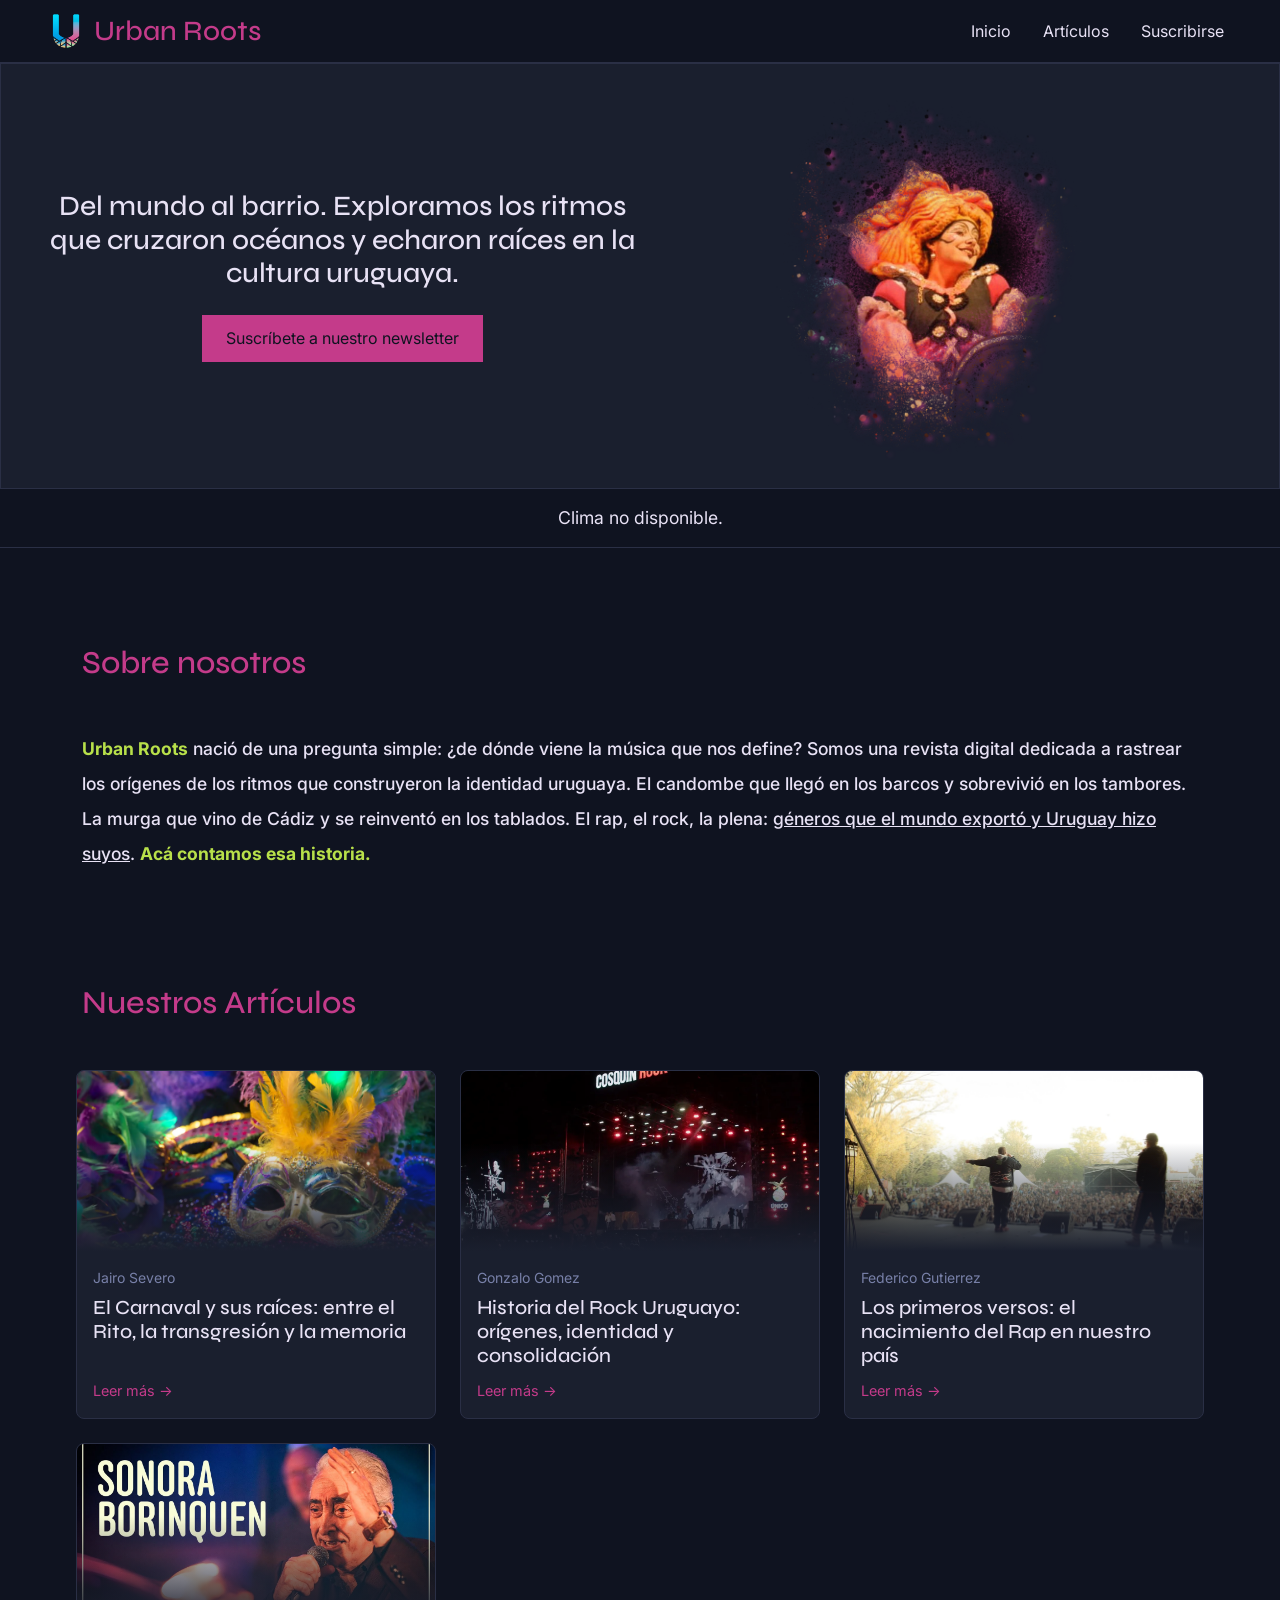
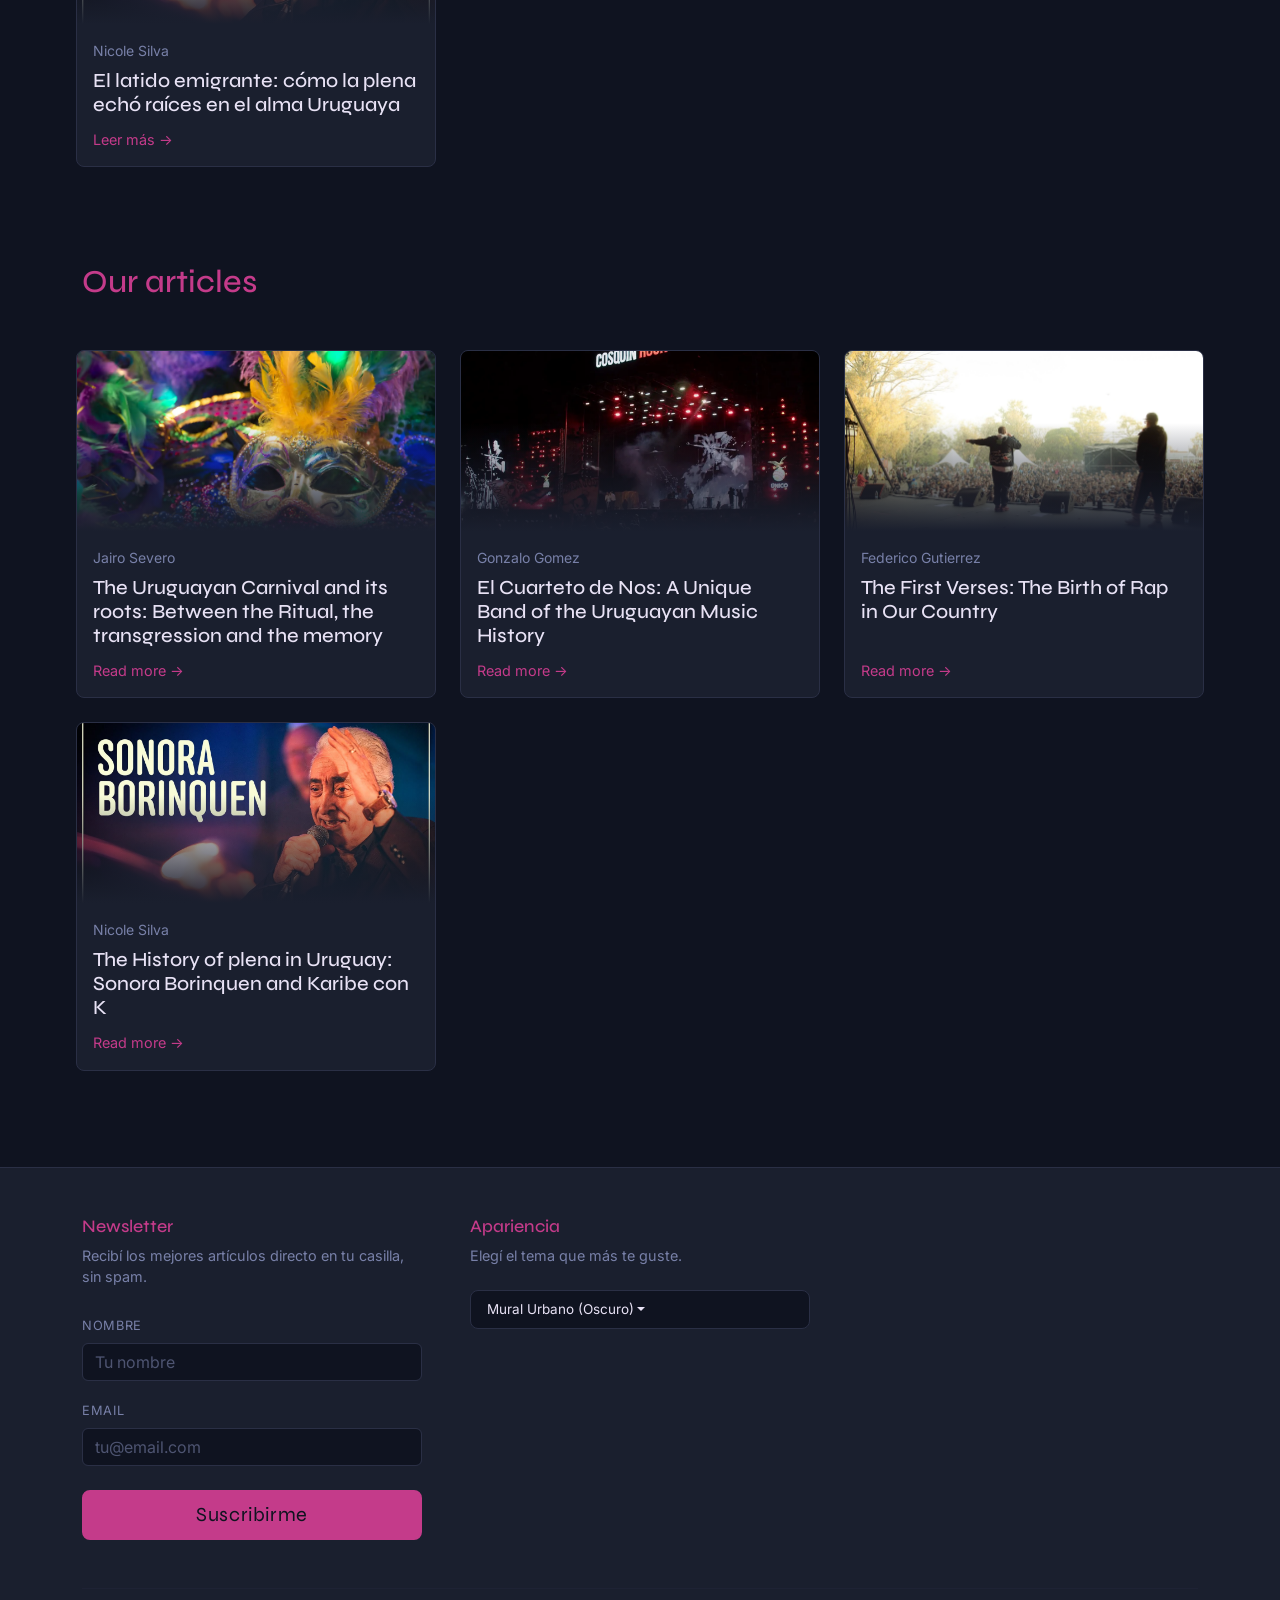
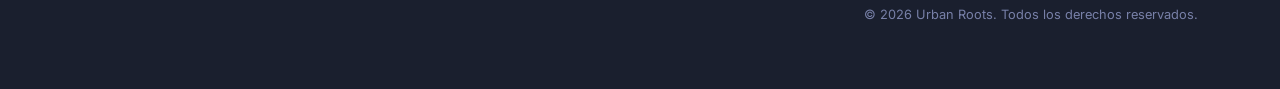
<file: index.html>
<!doctype html>
<html lang="en">
  <head>
    <meta charset="UTF-8" />
    <meta name="viewport" content="width=device-width, initial-scale=1.0" />

    <link href="https://cdn.jsdelivr.net/npm/bootstrap@5.3.8/dist/css/bootstrap.min.css" rel="stylesheet" integrity="sha384-sRIl4kxILFvY47J16cr9ZwB07vP4J8+LH7qKQnuqkuIAvNWLzeN8tE5YBujZqJLB" crossorigin="anonymous" />

    <link rel="stylesheet" href="css/global.css" />
    <link rel="stylesheet" href="css/index.css" />

    <script src="./js/global.js"></script>
    <script src="./js/index.js"></script>

    <link rel="icon" type="image/png" sizes="32x32" href="img/favicon-32x32.png" />
    <link rel="icon" type="image/png" sizes="16x16" href="img/favicon-16x16.png" />
    <title>Urban Roots - Inicio</title>
  </head>
  <body>
    <!-- Div vacío para enviar al inicio de la página-->
    <div id="inicio"></div>
    <!-- Header -->
    <header>
      <nav class="navbar navbar-expand-md px-5">
        <!-- Logo + Texto -->
        <div class="navbar-brand logo">
          <img src="img/logo.png" alt="Logo" />
          <h3>Urban Roots</h3>
        </div>

        <!-- Hamburguesa (tablet/mobile) -->
        <button class="navbar-toggler" type="button" data-bs-toggle="collapse" data-bs-target="#menu" aria-controls="menu" aria-expanded="false" aria-label="Abrir menú">
          <span class="navbar-toggler-icon"></span>
        </button>

        <!-- Menú -->
        <div class="collapse navbar-collapse" id="menu">
          <ul class="navbar-nav ms-auto gap-3">
            <li class="nav-item">
              <a class="nav-link" href="#inicio">Inicio</a>
            </li>
            <li class="nav-item">
              <a class="nav-link" href="#articulos">Artículos</a>
            </li>
            <li class="nav-item">
              <a class="nav-link" href="#sub-form">Suscribirse</a>
            </li>
          </ul>
        </div>
      </nav>
    </header>

    <main>
      <!-- Hero section-->
      <section class="hero">
        <div class="container-fluid">
          <div class="row g-0 mx-0 align-items-center">
            <!-- Texto + Botón -->
            <div class="hero-text col-12 col-md-6">
              <h3>Del mundo al barrio. Exploramos los ritmos que cruzaron océanos y echaron raíces en la cultura uruguaya.</h3>
              <a href="#sub-form">Suscríbete a nuestro newsletter</a>
            </div>
            <!-- Carrusel -->
            <div class="col-12 col-md-6">
              <div class="img-shadow">
                <div class="img-mask">
                  <img id="heroImg" src="./img/carrousel-0.png" alt="Carnaval, Graffiti, Cultura" />
                </div>
              </div>
            </div>
          </div>
        </div>
      </section>

      <!-- Clima -->
      <section class="clima py-3">
        <div class="container">
          <div id="clima" class="text-center">
            <p class="mb-0">Cargando clima...</p>
          </div>
        </div>
      </section>

      <!-- Sobre nosotros -->
      <section class="py-5 mt-5">
        <div class="container">
          <h2 class="title text-left mb-5">Sobre nosotros</h2>
          <p class="fw-medium lh-lg">
            <strong>Urban Roots</strong> nació de una pregunta simple: ¿de dónde viene la música que nos define? Somos una revista digital dedicada a rastrear los orígenes de los ritmos que construyeron la identidad uruguaya. El candombe que llegó en los barcos y sobrevivió en los tambores. La murga
            que vino de Cádiz y se reinventó en los tablados. El rap, el rock, la plena: <u>géneros que el mundo exportó y Uruguay hizo suyos</u>.
            <strong>Acá contamos esa historia.</strong>
          </p>
        </div>
      </section>

      <!-- Nuestros artículos -->
      <section class="articulos py-5" id="articulos">
        <div class="container">
          <h2 class="title text-left mb-5">Nuestros Artículos</h2>
        </div>
        <div class="articulos-grid">
          <!-- Artículo 1 -->
          <div class="card">
            <div class="card-img-wrapper">
              <img src="img/articulo-1.png" alt="Artículo 1" />
            </div>
            <div class="card-body">
              <small>Jairo Severo</small>
              <h5 class="card-title">El Carnaval y sus raíces: entre el Rito, la transgresión y la memoria</h5>
              <a href="articulo.html?id=1" class="card-link">Leer más →</a>
            </div>
          </div>
          <!-- Artículo 2 -->
          <div class="card">
            <div class="card-img-wrapper">
              <img src="img/articulo-2.png" alt="Artículo 2" />
            </div>
            <div class="card-body">
              <small>Gonzalo Gomez</small>
              <h5 class="card-title">Historia del Rock Uruguayo: orígenes, identidad y consolidación</h5>
              <a href="articulo.html?id=2" class="card-link">Leer más →</a>
            </div>
          </div>
          <!-- Artículo 3 -->
          <div class="card">
            <div class="card-img-wrapper">
              <img src="img/articulo-3.png" alt="Artículo 3" />
            </div>
            <div class="card-body">
              <small>Federico Gutierrez</small>
              <h5 class="card-title">Los primeros versos: el nacimiento del Rap en nuestro país</h5>
              <a href="articulo.html?id=3" class="card-link">Leer más →</a>
            </div>
          </div>
          <!-- Artículo 4 -->
          <div class="card">
            <div class="card-img-wrapper">
              <img src="img/articulo-4.png" alt="Artículo 4" />
            </div>
            <div class="card-body">
              <small>Nicole Silva</small>
              <h5 class="card-title">El latido emigrante: cómo la plena echó raíces en el alma Uruguaya</h5>
              <a href="articulo.html?id=4" class="card-link">Leer más →</a>
            </div>
          </div>
        </div>
      </section>

      <!-- Nuestros artículos (en inglés) -->
      <section class="articulos py-5 mb-5" id="articulos">
        <div class="container">
          <h2 class="title text-left mb-5">Our articles</h2>
        </div>
        <div class="articulos-grid">
          <!-- Artículo 1 -->
          <div class="card">
            <div class="card-img-wrapper">
              <img src="img/articulo-1.png" alt="Artículo 1" />
            </div>
            <div class="card-body">
              <small>Jairo Severo</small>
              <h5 class="card-title">The Uruguayan Carnival and its roots: Between the Ritual, the transgression and the memory</h5>
              <a href="article.html?id=1" class="card-link">Read more →</a>
            </div>
          </div>
          <!-- Artículo 2 -->
          <div class="card">
            <div class="card-img-wrapper">
              <img src="img/articulo-2.png" alt="Artículo 2" />
            </div>
            <div class="card-body">
              <small>Gonzalo Gomez</small>
              <h5 class="card-title">El Cuarteto de Nos: A Unique Band of the Uruguayan Music History</h5>
              <a href="article.html?id=2" class="card-link">Read more →</a>
            </div>
          </div>
          <!-- Artículo 3 -->
          <div class="card">
            <div class="card-img-wrapper">
              <img src="img/articulo-3.png" alt="Artículo 3" />
            </div>
            <div class="card-body">
              <small>Federico Gutierrez</small>
              <h5 class="card-title">The First Verses: The Birth of Rap in Our Country</h5>
              <a href="article.html?id=3" class="card-link">Read more →</a>
            </div>
          </div>
          <!-- Artículo 4 -->
          <div class="card">
            <div class="card-img-wrapper">
              <img src="img/articulo-4.png" alt="Artículo 4" />
            </div>
            <div class="card-body">
              <small>Nicole Silva</small>
              <h5 class="card-title">The History of plena in Uruguay: Sonora Borinquen and Karibe con K</h5>
              <a href="article.html?id=4" class="card-link">Read more →</a>
            </div>
          </div>
        </div>
      </section>
    </main>

    <!-- Footer -->
    <footer class="py-5">
      <div class="container">
        <div class="row g-5">
          <!-- Columna 1: Newsletter -->
          <div class="col-12 col-md-4" id="sub-form">
            <h2 class="title footer-col-title mb-2">Newsletter</h2>
            <p class="footer-muted mb-4">Recibí los mejores artículos directo en tu casilla, sin spam.</p>
            <div id="alertaNewsletter" class="mb-3"></div>
            <form id="formNewsletter" novalidate>
              <div class="mb-3">
                <label for="subNombre" class="form-label">Nombre</label>
                <input type="text" id="subNombre" name="subNombre" class="form-control" placeholder="Tu nombre" />
              </div>
              <div class="mb-4">
                <label for="subEmail" class="form-label">Email</label>
                <input type="email" id="subEmail" name="subEmail" class="form-control" placeholder="tu@email.com" />
              </div>
              <div class="d-grid">
                <button type="submit" class="btn btn-lg" id="btnSuscribir">Suscribirme</button>
              </div>
            </form>
          </div>
          <!-- Columna 2: Selector de tema -->
          <div class="col-12 col-md-4">
            <h2 class="title footer-col-title mb-2">Apariencia</h2>
            <p class="footer-muted mb-4">Elegí el tema que más te guste.</p>
            <div class="dropdown">
              <button class="btn btn-lg w-100 dropdown-toggle" id="dropdownTema" data-bs-toggle="dropdown" aria-expanded="false">Tema actual</button>
              <ul class="dropdown-menu w-100" aria-labelledby="dropdownTema">
                <li><h6 class="dropdown-header">Mural Urbano</h6></li>
                <li>
                  <a class="dropdown-item" href="#" data-tema="mural-dark">Oscuro</a>
                </li>
                <li>
                  <a class="dropdown-item" href="#" data-tema="mural-light">Claro</a>
                </li>
                <li><hr class="dropdown-divider" /></li>
                <li><h6 class="dropdown-header">Crepúsculo Rioplatense</h6></li>
                <li>
                  <a class="dropdown-item" href="#" data-tema="crepusculo-dark">Oscuro</a>
                </li>
                <li>
                  <a class="dropdown-item" href="#" data-tema="crepusculo-light">Claro</a>
                </li>
              </ul>
            </div>
          </div>
        </div>
        <hr class="footer-divider mt-5" />
        <p class="footer-copyright mt-3">© 2026 Urban Roots. Todos los derechos reservados.</p>
      </div>
    </footer>
  </body>

  <script src="https://cdn.jsdelivr.net/npm/bootstrap@5.3.8/dist/js/bootstrap.bundle.min.js"></script>
</html>
</file>
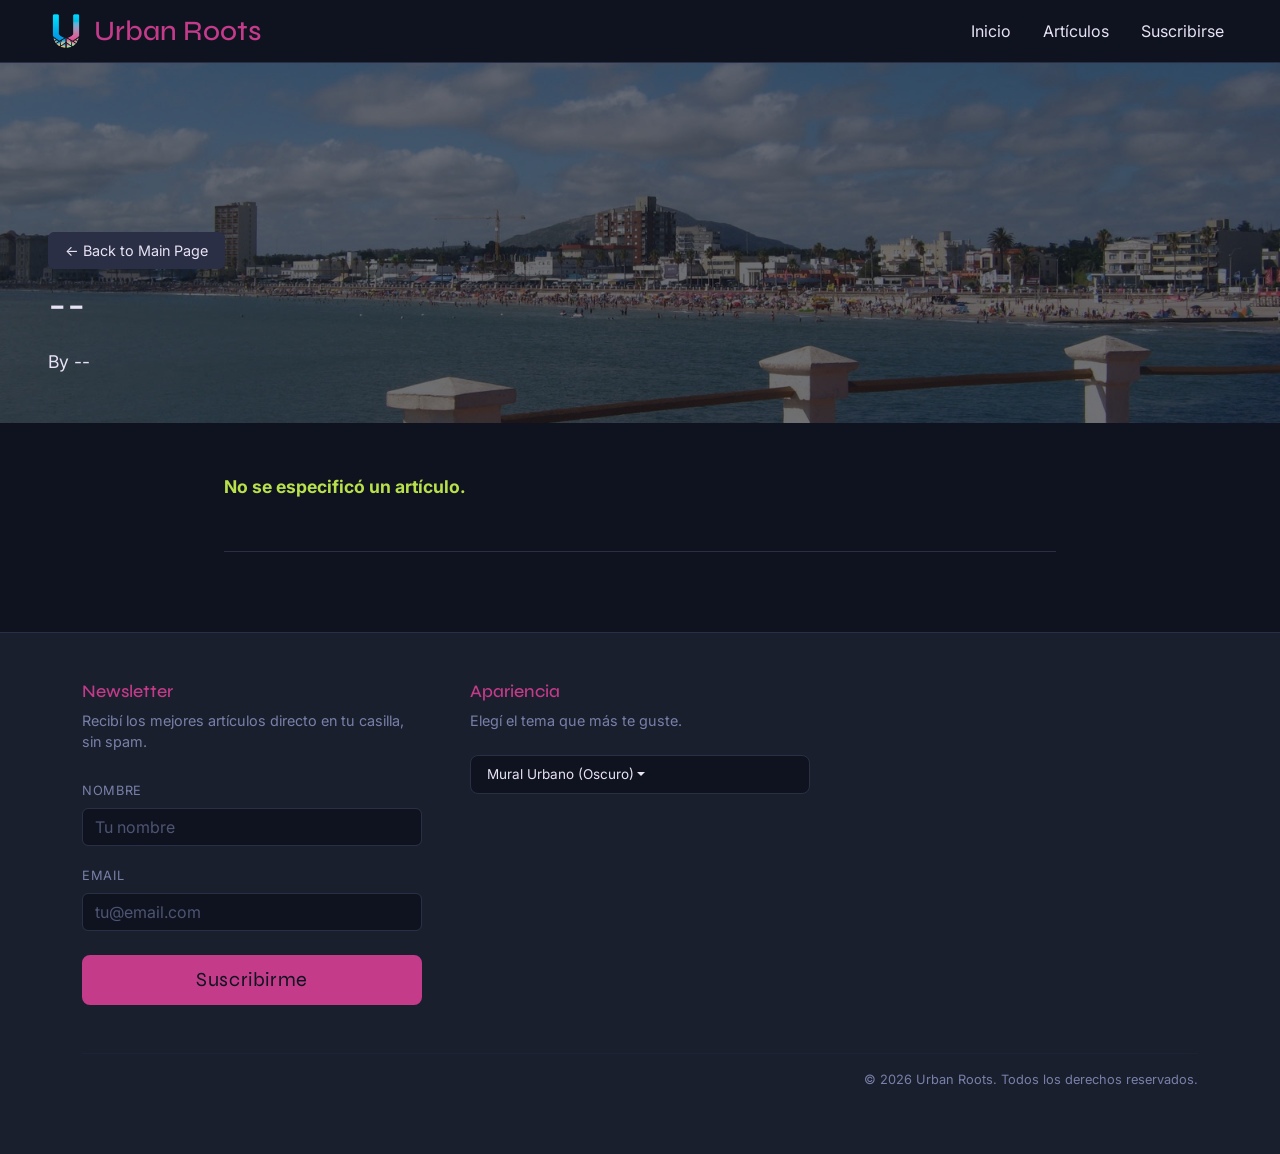
<file: article.html>
<!doctype html>
<html lang="en">
  <head>
    <meta charset="UTF-8" />
    <meta name="viewport" content="width=device-width, initial-scale=1.0" />

    <link href="https://cdn.jsdelivr.net/npm/bootstrap@5.3.8/dist/css/bootstrap.min.css" rel="stylesheet" integrity="sha384-sRIl4kxILFvY47J16cr9ZwB07vP4J8+LH7qKQnuqkuIAvNWLzeN8tE5YBujZqJLB" crossorigin="anonymous" />

    <link rel="stylesheet" href="css/global.css" />
    <link rel="stylesheet" href="css/article.css" />

    <script src="./js/global.js"></script>
    <script src="./js/article-en.js"></script>

    <link rel="icon" type="image/png" sizes="32x32" href="img/favicon-32x32.png">
    <link rel="icon" type="image/png" sizes="16x16" href="img/favicon-16x16.png">
    <title>Urban Roots - Article</title>
  </head>
  <body>
    <!-- Header -->
    <header>
      <nav class="navbar navbar-expand-md px-5">
        <!-- Logo + Texto -->
        <div class="navbar-brand logo">
          <img src="img/logo.png" alt="Logo" />
          <h3>Urban Roots</h3>
        </div>

        <!-- Hamburguesa (tablet/mobile) -->
        <button class="navbar-toggler" type="button" data-bs-toggle="collapse" data-bs-target="#menu" aria-controls="menu" aria-expanded="false" aria-label="Abrir menú">
          <span class="navbar-toggler-icon"></span>
        </button>

        <!-- Menú -->
        <div class="collapse navbar-collapse" id="menu">
          <ul class="navbar-nav ms-auto gap-3">
            <li class="nav-item">
              <a class="nav-link" href="index.html">Inicio</a>
            </li>
            <li class="nav-item">
              <a class="nav-link" href="index.html#articulos">Artículos</a>
            </li>
            <li class="nav-item">
              <a class="nav-link" href="#sub-form">Suscribirse</a>
            </li>
          </ul>
        </div>
      </nav>
    </header>

    <!-- Banner -->
    <section class="article-banner" id="article-banner">
      <div class="article-banner-overlay"></div>
      <div class="article-banner-content">
        <a href="index.html" class="btn-volver">← Back to Main Page</a>
        <h1 id="article-titulo">--</h1>
        <p id="article-autor">By --</p>
      </div>
    </section>

    <!-- Cuerpo del artículo -->
    <article class="article-body">
      <div id="article-cuerpo">
        <!-- Lo inyecta el backend -->
      </div>
    </article>

    <!-- Sobre el autor -->
    <section class="sobre-autor">
      <p id="sobre-el-autor"></p>
    </section>

    <!-- Footer -->
    <footer class="py-5">
      <div class="container">
        <div class="row g-5">
          <!-- Columna 1: Newsletter -->
          <div class="col-12 col-md-4" id="sub-form">
            <h2 class="title footer-col-title mb-2">Newsletter</h2>
            <p class="footer-muted mb-4">Recibí los mejores artículos directo en tu casilla, sin spam.</p>
            <div id="alertaNewsletter" class="mb-3"></div>
            <form id="formNewsletter" novalidate>
              <div class="mb-3">
                <label for="subNombre" class="form-label">Nombre</label>
                <input type="text" id="subNombre" name="subNombre" class="form-control" placeholder="Tu nombre" />
              </div>
              <div class="mb-4">
                <label for="subEmail" class="form-label">Email</label>
                <input type="email" id="subEmail" name="subEmail" class="form-control" placeholder="tu@email.com" />
              </div>
              <div class="d-grid">
                <button type="submit" class="btn btn-lg" id="btnSuscribir">Suscribirme</button>
              </div>
            </form>
          </div>
          <!-- Columna 2: Selector de tema -->
          <div class="col-12 col-md-4">
            <h2 class="title footer-col-title mb-2">Apariencia</h2>
            <p class="footer-muted mb-4">Elegí el tema que más te guste.</p>
            <div class="dropdown">
              <button class="btn btn-lg w-100 dropdown-toggle" id="dropdownTema" data-bs-toggle="dropdown" aria-expanded="false">Tema actual</button>
              <ul class="dropdown-menu w-100" aria-labelledby="dropdownTema">
                <li><h6 class="dropdown-header">Mural Urbano</h6></li>
                <li>
                  <a class="dropdown-item" href="#" data-tema="mural-dark">Oscuro</a>
                </li>
                <li>
                  <a class="dropdown-item" href="#" data-tema="mural-light">Claro</a>
                </li>
                <li><hr class="dropdown-divider" /></li>
                <li><h6 class="dropdown-header">Crepúsculo Rioplatense</h6></li>
                <li>
                  <a class="dropdown-item" href="#" data-tema="crepusculo-dark">Oscuro</a>
                </li>
                <li>
                  <a class="dropdown-item" href="#" data-tema="crepusculo-light">Claro</a>
                </li>
              </ul>
            </div>
          </div>
        </div>
        <hr class="footer-divider mt-5" />
        <p class="footer-copyright mt-3">© 2026 Urban Roots. Todos los derechos reservados.</p>
      </div>
    </footer>

    <script src="https://cdn.jsdelivr.net/npm/bootstrap@5.3.8/dist/js/bootstrap.bundle.min.js"></script>
  </body>
</html>
</file>
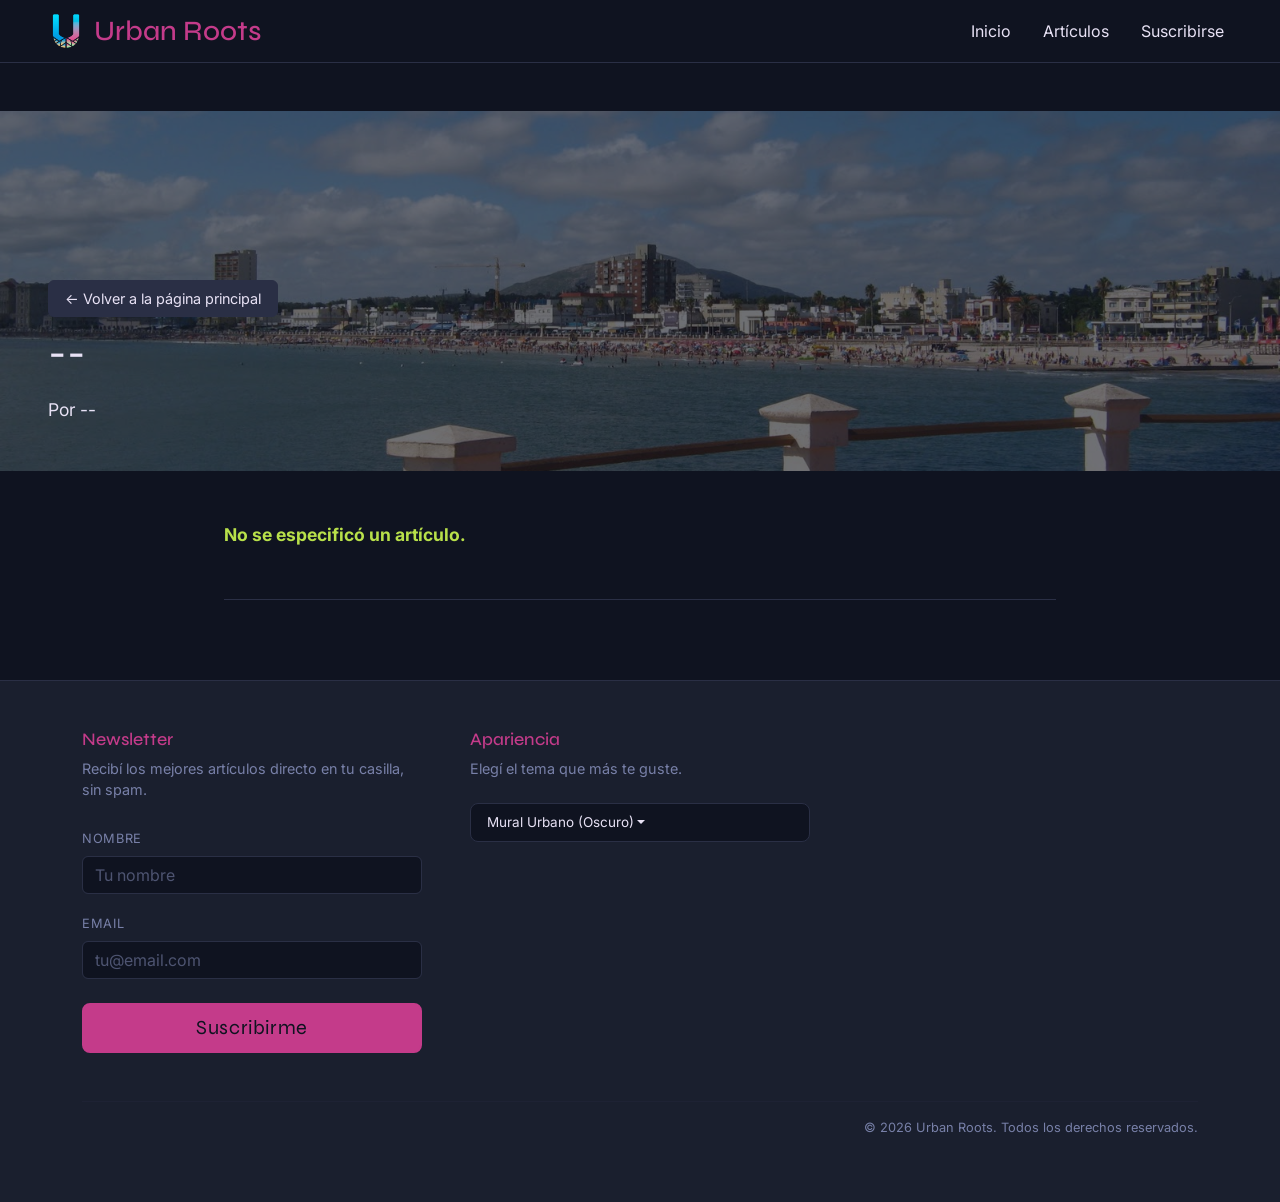
<file: articulo.html>
<!doctype html>
<html lang="en">
  <head>
    <meta charset="UTF-8" />
    <meta name="viewport" content="width=device-width, initial-scale=1.0" />

    <link href="https://cdn.jsdelivr.net/npm/bootstrap@5.3.8/dist/css/bootstrap.min.css" rel="stylesheet" integrity="sha384-sRIl4kxILFvY47J16cr9ZwB07vP4J8+LH7qKQnuqkuIAvNWLzeN8tE5YBujZqJLB" crossorigin="anonymous" />

    <link rel="stylesheet" href="css/global.css" />
    <link rel="stylesheet" href="css/article.css" />

    <script src="./js/global.js"></script>
    <script src="./js/article.js"></script>

    <link rel="icon" type="image/png" sizes="32x32" href="img/favicon-32x32.png" />
    <link rel="icon" type="image/png" sizes="16x16" href="img/favicon-16x16.png" />
    <title>Urban Roots - Artículo</title>
  </head>
  <body>
    <!-- Header -->
    <header>
      <nav class="navbar navbar-expand-md px-5">
        <!-- Logo + Texto -->
        <div class="navbar-brand logo">
          <img src="img/logo.png" alt="Logo" />
          <h3>Urban Roots</h3>
        </div>

        <!-- Hamburguesa (tablet/mobile) -->
        <button class="navbar-toggler" type="button" data-bs-toggle="collapse" data-bs-target="#menu" aria-controls="menu" aria-expanded="false" aria-label="Abrir menú">
          <span class="navbar-toggler-icon"></span>
        </button>

        <!-- Menú -->
        <div class="collapse navbar-collapse" id="menu">
          <ul class="navbar-nav ms-auto gap-3">
            <li class="nav-item">
              <a class="nav-link" href="index.html">Inicio</a>
            </li>
            <li class="nav-item">
              <a class="nav-link" href="index.html#articulos">Artículos</a>
            </li>
            <li class="nav-item">
              <a class="nav-link" href="#sub-form">Suscribirse</a>
            </li>
          </ul>
        </div>
      </nav>
    </header>

    <main>
      <!-- Banner -->
      <section class="article-banner mt-5" id="article-banner">
        <div class="article-banner-overlay"></div>
        <div class="article-banner-content">
          <a href="index.html" class="btn-volver">← Volver a la página principal</a>
          <h1 id="article-titulo">--</h1>
          <p id="article-autor">Por --</p>
        </div>
      </section>

      <!-- Cuerpo del artículo -->
      <article class="article-body">
        <div id="article-cuerpo">
          <!-- Lo inyecta el backend -->
        </div>
      </article>

      <!-- Sobre el autor -->
      <section class="sobre-autor mb-5">
        <p id="sobre-el-autor"></p>
      </section>
    </main>

    <!-- Footer -->
    <footer class="py-5">
      <div class="container">
        <div class="row g-5">
          <!-- Columna 1: Newsletter -->
          <div class="col-12 col-md-4" id="sub-form">
            <h2 class="title footer-col-title mb-2">Newsletter</h2>
            <p class="footer-muted mb-4">Recibí los mejores artículos directo en tu casilla, sin spam.</p>
            <div id="alertaNewsletter" class="mb-3"></div>
            <form id="formNewsletter" novalidate>
              <div class="mb-3">
                <label for="subNombre" class="form-label">Nombre</label>
                <input type="text" id="subNombre" name="subNombre" class="form-control" placeholder="Tu nombre" />
              </div>
              <div class="mb-4">
                <label for="subEmail" class="form-label">Email</label>
                <input type="email" id="subEmail" name="subEmail" class="form-control" placeholder="tu@email.com" />
              </div>
              <div class="d-grid">
                <button type="submit" class="btn btn-lg" id="btnSuscribir">Suscribirme</button>
              </div>
            </form>
          </div>
          <!-- Columna 2: Selector de tema -->
          <div class="col-12 col-md-4">
            <h2 class="title footer-col-title mb-2">Apariencia</h2>
            <p class="footer-muted mb-4">Elegí el tema que más te guste.</p>
            <div class="dropdown">
              <button class="btn btn-lg w-100 dropdown-toggle" id="dropdownTema" data-bs-toggle="dropdown" aria-expanded="false">Tema actual</button>
              <ul class="dropdown-menu w-100" aria-labelledby="dropdownTema">
                <li><h6 class="dropdown-header">Mural Urbano</h6></li>
                <li>
                  <a class="dropdown-item" href="#" data-tema="mural-dark">Oscuro</a>
                </li>
                <li>
                  <a class="dropdown-item" href="#" data-tema="mural-light">Claro</a>
                </li>
                <li><hr class="dropdown-divider" /></li>
                <li><h6 class="dropdown-header">Crepúsculo Rioplatense</h6></li>
                <li>
                  <a class="dropdown-item" href="#" data-tema="crepusculo-dark">Oscuro</a>
                </li>
                <li>
                  <a class="dropdown-item" href="#" data-tema="crepusculo-light">Claro</a>
                </li>
              </ul>
            </div>
          </div>
        </div>
        <hr class="footer-divider mt-5" />
        <p class="footer-copyright mt-3">© 2026 Urban Roots. Todos los derechos reservados.</p>
      </div>
    </footer>

    <script src="https://cdn.jsdelivr.net/npm/bootstrap@5.3.8/dist/js/bootstrap.bundle.min.js"></script>
  </body>
</html>
</file>
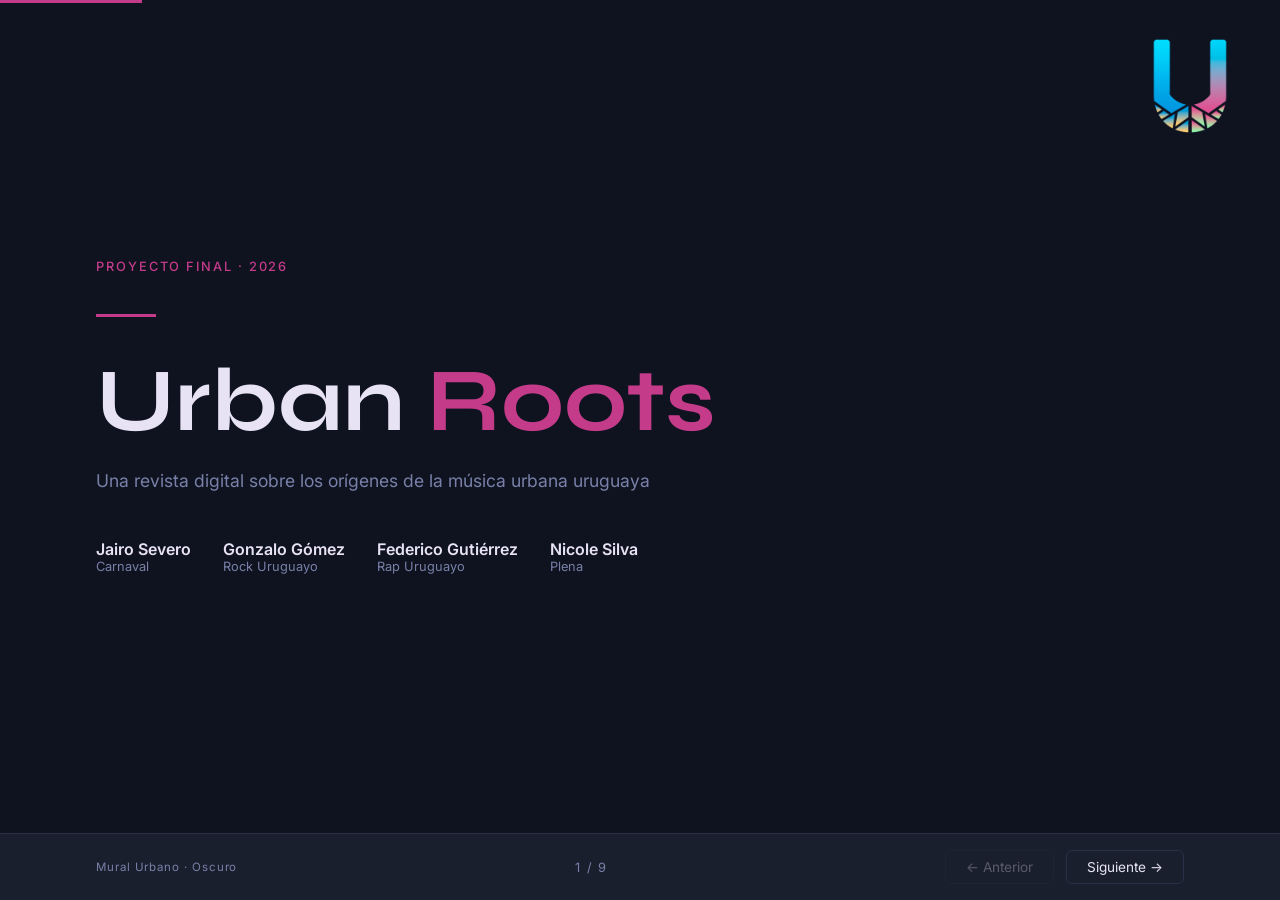
<file: presentacion.html>
<!doctype html>
<html lang="es">
  <head>
    <meta charset="UTF-8" />
    <meta name="viewport" content="width=device-width, initial-scale=1.0" />
    <title>Urban Roots — Presentación</title>
    <link rel="preconnect" href="https://fonts.googleapis.com" />
    <link href="https://fonts.googleapis.com/css2?family=Syne:wght@400;600;700;800&family=Inter:wght@300;400;500&family=Playfair+Display:ital,wght@0,700;1,400&display=swap" rel="stylesheet" />
    <style>
      :root {
        --transition-duration: 1.2s;
      }

      .theme-mural-dark {
        --bg: #0f1320;
        --surface: #1a1f2e;
        --border: #2a2f45;
        --accent1: #c43b8a;
        --accent2: #b8e04a;
        --text: #e8e2f5;
        --muted: #7880a8;
        --font-title: "Syne", sans-serif;
      }
      .theme-mural-light {
        --bg: #f4f2fa;
        --surface: #eceaf5;
        --border: #d5d0ec;
        --accent1: #8e1a6a;
        --accent2: #5a8000;
        --text: #0f1320;
        --muted: #505880;
        --font-title: "Syne", sans-serif;
      }
      .theme-crepusculo-dark {
        --bg: #1c2230;
        --surface: #2c3442;
        --border: #3c4860;
        --accent1: #5bbfde;
        --accent2: #d4a847;
        --text: #eef2f8;
        --muted: #7890b0;
        --font-title: "Playfair Display", serif;
      }
      .theme-crepusculo-light {
        --bg: #eef2f8;
        --surface: #e0e8f4;
        --border: #c0cedc;
        --accent1: #1a7a9c;
        --accent2: #9a7210;
        --text: #1c2230;
        --muted: #4a6080;
        --font-title: "Playfair Display", serif;
      }

      *,
      *::before,
      *::after {
        box-sizing: border-box;
        margin: 0;
        padding: 0;
      }
      html,
      body {
        width: 100%;
        height: 100%;
        overflow: hidden;
        font-family: "Inter", sans-serif;
      }

      #stage {
        width: 100vw;
        height: 100vh;
        background-color: var(--bg);
        color: var(--text);
        transition:
          background-color var(--transition-duration) ease,
          color var(--transition-duration) ease;
        display: flex;
        flex-direction: column;
        position: relative;
      }

      #progress {
        position: absolute;
        top: 0;
        left: 0;
        height: 3px;
        background: var(--accent1);
        transition:
          width 0.4s ease,
          background-color var(--transition-duration) ease;
        z-index: 10;
      }

      #slides-wrapper {
        flex: 1;
        position: relative;
        overflow: hidden;
      }

      .slide {
        position: absolute;
        inset: 0;
        display: flex;
        flex-direction: column;
        justify-content: center;
        padding: 4rem 6rem;
        opacity: 0;
        transform: translateX(60px);
        transition:
          opacity 0.5s ease,
          transform 0.5s ease;
        pointer-events: none;
      }
      .slide.active {
        opacity: 1;
        transform: translateX(0);
        pointer-events: all;
      }
      .slide.exit {
        opacity: 0;
        transform: translateX(-60px);
      }

      /* Portada */
      .slide-cover {
        align-items: flex-start;
        gap: 1rem;
      }
      .slide-cover .eyebrow {
        font-size: 0.8rem;
        font-weight: 500;
        letter-spacing: 0.15em;
        text-transform: uppercase;
        color: var(--accent1);
        transition: color var(--transition-duration) ease;
      }
      .slide-cover h1 {
        font-family: var(--font-title);
        font-size: clamp(3rem, 7vw, 6rem);
        font-weight: 700;
        line-height: 1;
        color: var(--text);
        transition:
          color var(--transition-duration) ease,
          font-family var(--transition-duration) ease;
      }
      .slide-cover h1 span {
        color: var(--accent1);
        transition: color var(--transition-duration) ease;
      }
      .slide-cover .subtitle {
        font-size: 1.1rem;
        color: var(--muted);
        margin-top: 0.5rem;
        transition: color var(--transition-duration) ease;
      }
      .slide-cover .team {
        margin-top: 2rem;
        display: flex;
        gap: 2rem;
        flex-wrap: wrap;
      }
      .slide-cover .team-member {
        display: flex;
        flex-direction: column;
      }
      .slide-cover .team-member span:first-child {
        font-weight: 600;
        font-size: 1rem;
        color: var(--text);
        transition: color var(--transition-duration) ease;
      }
      .slide-cover .team-member span:last-child {
        font-size: 0.8rem;
        color: var(--muted);
        transition: color var(--transition-duration) ease;
      }
      .slide-cover .divider {
        width: 60px;
        height: 3px;
        background: var(--accent1);
        margin: 1.5rem 0;
        transition: background-color var(--transition-duration) ease;
      }

      /* Contenido */
      .slide-content {
        gap: 0;
      }
      .slide-section-label {
        font-size: 0.72rem;
        font-weight: 600;
        letter-spacing: 0.18em;
        text-transform: uppercase;
        color: var(--accent1);
        margin-bottom: 1rem;
        transition: color var(--transition-duration) ease;
      }
      .slide-content h2 {
        font-family: var(--font-title);
        font-size: clamp(1.8rem, 4vw, 3rem);
        font-weight: 600;
        color: var(--text);
        line-height: 1.1;
        margin-bottom: 2rem;
        transition:
          color var(--transition-duration) ease,
          font-family var(--transition-duration) ease;
      }
      .slide-content h2 span {
        color: var(--accent1);
        transition: color var(--transition-duration) ease;
      }

      .bullets {
        list-style: none;
        display: flex;
        flex-direction: column;
        gap: 0.85rem;
      }
      .bullets li {
        display: flex;
        align-items: flex-start;
        gap: 0.75rem;
        font-size: clamp(0.9rem, 1.5vw, 1.05rem);
        color: var(--text);
        line-height: 1.5;
        transition: color var(--transition-duration) ease;
      }
      .bullets li::before {
        content: "";
        width: 7px;
        height: 6px;
        min-width: 6px;
        border-radius: 50%;
        background: var(--accent1);
        margin-top: 0.55em;
        transition: background-color var(--transition-duration) ease;
      }
      .bullets li strong {
        color: var(--accent2);
        transition: color var(--transition-duration) ease;
      }
      .bullets li .sub {
        display: block;
        font-size: 0.85em;
        color: var(--muted);
        margin-top: 0.2rem;
        transition: color var(--transition-duration) ease;
      }

      /* Grid artículos */
      .articles-grid {
        display: grid;
        grid-template-columns: repeat(2, 1fr);
        gap: 1.5rem;
        margin-top: 0.5rem;
      }
      .article-card {
        background: var(--surface);
        border: 1px solid var(--border);
        border-radius: 8px;
        padding: 1.25rem;
        transition:
          background-color var(--transition-duration) ease,
          border-color var(--transition-duration) ease;
      }
      .article-card .card-label {
        font-size: 0.7rem;
        text-transform: uppercase;
        letter-spacing: 0.12em;
        color: var(--accent1);
        margin-bottom: 0.4rem;
        transition: color var(--transition-duration) ease;
      }
      .article-card h4 {
        font-family: var(--font-title);
        font-size: 1rem;
        color: var(--text);
        margin-bottom: 0.4rem;
        line-height: 1.3;
        transition:
          color var(--transition-duration) ease,
          font-family var(--transition-duration) ease;
      }
      .article-card p {
        font-size: 0.8rem;
        color: var(--muted);
        line-height: 1.4;
        transition: color var(--transition-duration) ease;
      }

      /* Cierre */
      .slide-closing {
        align-items: center;
        text-align: center;
      }
      .slide-closing h2 {
        font-family: var(--font-title);
        font-size: clamp(2rem, 5vw, 4rem);
        font-weight: 600;
        color: var(--text);
        transition:
          color var(--transition-duration) ease,
          font-family var(--transition-duration) ease;
      }
      .slide-closing h2 .closing-word {
        transition:
          color 0.25s ease,
          font-family 0.25s ease;
      }
      .slide-closing h2 .closing-word:nth-child(-n + 2) {
        color: var(--text);
      }
      .slide-closing h2 .closing-word:nth-child(n + 3) {
        color: var(--accent1);
      }
      .slide-closing h2 span {
        color: var(--accent1);
        transition: color var(--transition-duration) ease;
      }
      .slide-closing p {
        font-size: 1.1rem;
        color: var(--muted);
        margin-top: 1rem;
        max-width: 500px;
        transition: color var(--transition-duration) ease;
      }

      /* Controls */
      #controls {
        display: flex;
        align-items: center;
        justify-content: space-between;
        padding: 1rem 6rem;
        border-top: 1px solid var(--border);
        background: var(--surface);
        transition:
          background-color var(--transition-duration) ease,
          border-color var(--transition-duration) ease;
      }
      .slide-counter {
        font-size: 0.8rem;
        color: var(--muted);
        letter-spacing: 0.1em;
        transition: color var(--transition-duration) ease;
      }
      .nav-buttons {
        display: flex;
        gap: 0.75rem;
      }
      .nav-btn {
        background: transparent;
        border: 1px solid var(--border);
        color: var(--text);
        padding: 0.5rem 1.25rem;
        border-radius: 6px;
        font-family: "Inter", sans-serif;
        font-size: 0.85rem;
        cursor: pointer;
        transition:
          border-color 0.2s ease,
          color 0.2s ease,
          background-color var(--transition-duration) ease;
      }
      .nav-btn:hover {
        border-color: var(--accent1);
        color: var(--accent1);
      }
      .nav-btn:disabled {
        opacity: 0.3;
        cursor: not-allowed;
      }
      .theme-indicator {
        font-size: 0.72rem;
        color: var(--muted);
        letter-spacing: 0.08em;
        transition: color var(--transition-duration) ease;
      }

      /* Ajuste puntual: que "Desafío 1:" y "Desafío 2:" no se partan */
      .slide-challenges .challenge-label {
        white-space: nowrap;
      }
      .slide-challenges .bullets li .sub {
        font-size: 0.8em;
      }

      /* Igual criterio para la diapositiva de diseño */
      .slide-design .design-label {
        white-space: nowrap;
      }
      .slide-design .bullets li .sub {
        font-size: 0.8em;
      }

      /* Logo flotante esquina */
      @keyframes levitar {
        0% {
          transform: translate(0px, 0px) rotate(-0.5deg);
        }
        30% {
          transform: translate(3px, -4px) rotate(0.3deg);
        }
        60% {
          transform: translate(-2px, -6px) rotate(-0.3deg);
        }
        100% {
          transform: translate(1px, -3px) rotate(0.5deg);
        }
      }

      #logo-flotante {
        position: fixed;
        top: 2.25rem;
        right: 2.5rem;
        width: 100px;
        height: 100px;
        object-fit: contain;
        z-index: 100;
        animation: levitar 4s ease-in-out infinite alternate;
        transition: opacity 0.4s ease;
        cursor: default;
        pointer-events: none;
      }

      /* Logo demo en diapo de recorrido */
      @keyframes flotar-demo {
        0% {
          transform: translateY(0px);
        }
        100% {
          transform: translateY(-12px);
        }
      }

      @keyframes pulso-glow {
        0% {
          filter: drop-shadow(0 0 0px transparent) drop-shadow(0 0 0px transparent);
        }
        50% {
          filter: drop-shadow(-5px 0 9px var(--glow-color, var(--accent1))) drop-shadow(6px 0 8px var(--glow-secondary-color, #d95793));
        }
        100% {
          filter: drop-shadow(0 0 0px transparent) drop-shadow(0 0 0px transparent);
        }
      }

      #logo-link {
        flex: 1;
        display: flex;
        align-items: center;
        justify-content: center;
        --glow-color: var(--accent1);
        --glow-secondary-color: #d95793;
        animation:
          flotar-demo 2.5s ease-in-out infinite alternate,
          pulso-glow 2s ease-in-out infinite;
      }

      #logo-demo-wrapper {
        display: none;
        cursor: pointer;
        width: min(100%, 400px);
        aspect-ratio: 1 / 1;
        -webkit-mask-image: url("./img/logo.png");
        -webkit-mask-size: contain;
        -webkit-mask-repeat: no-repeat;
        -webkit-mask-position: center;
        mask-image: url("./img/logo.png");
        mask-size: contain;
        mask-repeat: no-repeat;
        mask-position: center;
      }

      #logo-demo-inner {
        width: 100%;
        height: 100%;
        background-image: url("./img/logo.png");
        background-size: contain;
        background-repeat: no-repeat;
        background-position: center;
      }
    </style>
  </head>
  <body>
    <div id="stage" class="theme-mural-dark">
      <img id="logo-flotante" src="./img/logo.png" alt="Urban Roots logo" />
      <div id="progress"></div>
      <div id="slides-wrapper">
        <!-- 1. PORTADA -->
        <div class="slide slide-cover active" data-index="0">
          <span class="eyebrow">Proyecto Final · 2026</span>
          <div class="divider"></div>
          <h1>Urban <span>Roots</span></h1>
          <p class="subtitle">Una revista digital sobre los orígenes de la música urbana uruguaya</p>
          <div class="team">
            <div class="team-member"><span>Jairo Severo</span><span>Carnaval</span></div>
            <div class="team-member"><span>Gonzalo Gómez</span><span>Rock Uruguayo</span></div>
            <div class="team-member"><span>Federico Gutiérrez</span><span>Rap Uruguayo</span></div>
            <div class="team-member"><span>Nicole Silva</span><span>Plena</span></div>
          </div>
        </div>

        <!-- 2. LA REVISTA -->
        <div class="slide slide-content" data-index="1">
          <span class="slide-section-label">01 · Introducción</span>
          <h2>¿De qué trata <span>Urban Roots</span>?</h2>
          <ul class="bullets">
            <li>Una revista digital sobre los <strong>orígenes de la música urbana uruguaya</strong></li>
            <li>Cuatro géneros explorados: <strong>Carnaval, Rock, Rap y Plena</strong></li>
            <li>Cada artículo conecta historia, cultura y música desde una perspectiva diferente</li>
            <li>Hilo conductor: <strong>¿qué pasa cuando algo de afuera llega a Uruguay y se vuelve nuestro?</strong></li>
          </ul>
        </div>

        <!-- 3. TECNOLOGÍAS -->
        <div class="slide slide-content" data-index="2">
          <span class="slide-section-label">02 · Desarrollo</span>
          <h2>Tecnologías <span>utilizadas</span></h2>
          <ul class="bullets">
            <li>
              <strong>Frontend:</strong> HTML, CSS y JavaScript puro con Bootstrap 5
              <span class="sub">Estructura semántica, diseño responsive desde celular y tablet</span>
            </li>
            <li>
              <strong>Backend:</strong> Node.js con Express, una API REST que sirve los artículos
              <span class="sub">Endpoint GET /articulos/:id para inyectar dinámicamente los datos en la página</span>
            </li>
            <li>
              <strong>Gestión del proyecto:</strong> WhatsApp, Trello
              <span class="sub">WhatsApp como medio de avisos y discusión de ideas, y Trello para poder organizar y trabajar en las tareas</span>
            </li>
            <li>
              <strong>Herramientas de trabajo:</strong> Visual Studio Code, Vercel
              <span class="sub">Vercel es la plataforma que nos permitió desplegar la página de forma rápida</span>
            </li>
          </ul>
        </div>

        <!-- 4. DESAFÍOS Y FEATURES -->
        <div class="slide slide-content slide-challenges" data-index="3">
          <span class="slide-section-label">02 · Desarrollo</span>
          <h2>Desafíos y lo que <span>más nos enorgullece</span></h2>
          <ul class="bullets">
            <li>
              <strong class="challenge-label">Desafío 1:</strong> Implementar un sistema de temas
              <span class="sub">Solución: usar variables de CSS y las configuramos con JavaScript basado en la elección del usuario</span>
            </li>
            <li>
              <strong class="challenge-label">Desafío 2:</strong> Implementar contenido de los artículos de forma dinámica
              <span class="sub">Solución: creamos un backend que permite cargar datos desde fuera y lo agregamos a la página</span>
            </li>
            <li><strong>Lo que más nos enorgullece:</strong> hacer un sistema de temas con dos familias de paletas de colores distintas, totalmente funcional en toda la revista.</li>
          </ul>
        </div>

        <!-- 5. DISEÑO -->
        <div class="slide slide-content slide-design" data-index="4">
          <span class="slide-section-label">03 · Diseño</span>
          <h2>Decisiones de <span>diseño</span></h2>
          <ul class="bullets">
            <li>
              <strong class="design-label">Paleta de colores:</strong> 2 familias en versión oscura y clara: Mural Urbano y Crepúsculo Rioplatense
              <span class="sub">El usuario elige su tema desde el footer y la elección persiste entre visitas</span>
            </li>
            <li>
              <strong>Tipografía:</strong> Inter para el cuerpo, Syne para Mural Urbano, Playfair Display para Crepúsculo Rioplatense
              <span class="sub">La fuente cambia con el tema: la personalidad visual se transforma junto al color</span>
            </li>
            <li><strong>Layout:</strong> Header sticky (permanece en el tope de la pantalla siempre), cuerpo de artículo centrado al 65% del ancho de pantalla, artículos listados en una grilla dinámica y pié de página con formulario de suscripción</li>
            <li><strong>Elementos visuales:</strong> Rotación de imágenes con una superposición de graffiti, botones con estilos variados, tarjetas de artículos, banner de artículo con imagen de fondo y overlay semitransparente en los artículos</li>
            <li><strong>Accesibilidad:</strong> Atributos "alt" en todas las imágenes, para lectores de pantalla y dispositivos que no admiten la carga de imágenes, navegación utilizando el teclado y contraste revisado en las 4 paletas de colores</li>
          </ul>
        </div>

        <!-- 6. RECORRIDO -->
        <div class="slide slide-content" data-index="5" style="flex-direction: row; align-items: center; gap: 4rem">
          <div style="flex: 1; display: flex; flex-direction: column">
            <span class="slide-section-label">04 · Demo</span>
            <h2>Recorrido por la <span>revista</span></h2>
            <ul class="bullets">
              <li><strong>Inicio:</strong> hero section con carrusel, sección "Sobre nosotros", grilla de artículos en español e inglés</li>
              <li><strong>Artículos:</strong> banner con imagen de fondo, cuerpo con texto, títulos e imágenes con pie de foto, sección "Sobre el autor"</li>
              <li><strong>General:</strong> header sticky con barra de navegación, footer con formulario para newsletter y selector de tema</li>
            </ul>
          </div>
          <div id="logo-link">
            <div id="logo-demo-wrapper" onclick="window.open('https://urban-roots-frontend.vercel.app', '_blank')" title="Abrir Urban Roots">
              <div id="logo-demo-inner"></div>
            </div>
          </div>
        </div>

        <!-- 7. ARTÍCULOS -->
        <div class="slide slide-content" data-index="6">
          <span class="slide-section-label">05 · Artículos</span>
          <h2>Los artículos de <span>la revista</span></h2>
          <div class="articles-grid">
            <div class="article-card">
              <span class="card-label">Jairo Severo</span>
              <h4>El Carnaval y sus raíces: entre el Rito, la transgresión y la memoria</h4>
              <p>Del carnaval romano al tablado uruguayo: cómo un rito de inversión sobrevivió siglos y se hizo propio en Montevideo</p>
            </div>
            <div class="article-card">
              <span class="card-label">Gonzalo Gómez</span>
              <h4>Historia del Rock Uruguayo: orígenes, identidad y consolidación</h4>
              <p>Los Shakers, la dictadura y el Pilsen Rock: la consolidación de un género que llegó de afuera y se convirtió en la voz del barrio</p>
            </div>
            <div class="article-card">
              <span class="card-label">Federico Gutiérrez</span>
              <h4>Los primeros versos: el nacimiento del Rap en nuestro país</h4>
              <p>Cómo el hip-hop llegó desde Estados Unidos y encontró en las calles de Montevideo un lenguaje propio</p>
            </div>
            <div class="article-card">
              <span class="card-label">Nicole Silva</span>
              <h4>El latido emigrante: cómo la plena echó raíces en el alma Uruguaya</h4>
              <p>Del Caribe al Río de la Plata: cómo la plena puertorriqueña se convirtió en el ritmo de los barrios obreros uruguayos</p>
            </div>
          </div>
        </div>

        <!-- 8. REFLEXIÓN -->
        <div class="slide slide-content" data-index="7">
          <span class="slide-section-label">06 · Reflexión</span>
          <h2>Lo que <span>aprendimos</span></h2>
          <ul class="bullets">
            <li><strong>Mayor desafío:</strong> coordinar contenido, diseño y código en paralelo entre cuatro personas</li>
            <li><strong>Mayor aprendizaje técnico:</strong> hacer una integración real de frontend con backend via API REST</li>
            <li><strong>Mayor aprendizaje de diseño:</strong> las variables CSS permiten sistemas de temas complejos con poco código</li>
            <li><strong>Lo más satisfactorio:</strong> ver los artículos reales cargados con datos del backend</li>
            <li><strong>Los que nos gustaría agregar:</strong> formulario de newsletter funcional, carga dinámica de los artículos en la página principal, buscador por autor</li>
          </ul>
        </div>

        <!-- 9. CIERRE -->
        <div class="slide slide-closing" data-index="8">
          <h2 id="closing-title">
            <span class="closing-word">Del</span>
            <span class="closing-word">mundo</span>
            <span class="closing-word">al</span>
            <span class="closing-word">barrio.</span>
          </h2>
          <p>Urban Roots es la prueba de que el origen no es un punto fijo: es el primer paso de una transformación.</p>
          <br />
          <p style="font-size: 0.85rem">Gracias por su atención.</p>
        </div>
      </div>

      <div id="controls">
        <span class="theme-indicator" id="theme-label">Mural Urbano · Oscuro</span>
        <span class="slide-counter" id="counter">1 / 9</span>
        <div class="nav-buttons">
          <button class="nav-btn" id="btn-prev" disabled>← Anterior</button>
          <button class="nav-btn" id="btn-next">Siguiente →</button>
        </div>
      </div>
    </div>

    <script>
      const slides = document.querySelectorAll(".slide[data-index]");
      const stage = document.getElementById("stage");
      const progress = document.getElementById("progress");
      const counter = document.getElementById("counter");
      const btnPrev = document.getElementById("btn-prev");
      const btnNext = document.getElementById("btn-next");
      const themeLabel = document.getElementById("theme-label");
      const closingTitleWords = Array.from(document.querySelectorAll("#closing-title .closing-word"));

      const themes = [
        {
          cls: "theme-mural-dark",
          label: "Mural Urbano · Oscuro",
          text: "#e8e2f5",
          accent: "#c43b8a",
          font: '"Syne", sans-serif',
        },
        {
          cls: "theme-mural-light",
          label: "Mural Urbano · Claro",
          text: "#0f1320",
          accent: "#8e1a6a",
          font: '"Syne", sans-serif',
        },
        {
          cls: "theme-crepusculo-dark",
          label: "Crepúsculo Rioplatense · Oscuro",
          text: "#eef2f8",
          accent: "#5bbfde",
          font: '"Playfair Display", serif',
        },
        {
          cls: "theme-crepusculo-light",
          label: "Crepúsculo Rioplatense · Claro",
          text: "#1c2230",
          accent: "#1a7a9c",
          font: '"Playfair Display", serif',
        },
      ];

      const total = slides.length;
      const closingSlideIndex = total - 1;
      const themePerSlide = total / themes.length;
      const closingThemeIntervalMs = 2800;
      const closingWordStepMs = 90;
      let current = 0;
      let closingThemeTimer = null;
      let closingThemeIndex = 0;
      let closingWordTimers = [];
      const closingThemeSequence = [3, 1, 0, 2];

      function getThemeForSlide(index) {
        return Math.floor(index / themePerSlide) % themes.length;
      }

      function clearClosingWordTimers() {
        closingWordTimers.forEach((timerId) => clearTimeout(timerId));
        closingWordTimers = [];
      }

      function applyClosingTitleThemeWordByWord(theme) {
        if (!closingTitleWords.length) return;
        clearClosingWordTimers();

        closingTitleWords.forEach((wordEl, wordIndex) => {
          const timerId = setTimeout(() => {
            const isAccentWord = wordIndex >= 2;
            wordEl.style.color = isAccentWord ? theme.accent : theme.text;
            wordEl.style.fontFamily = theme.font;
          }, wordIndex * closingWordStepMs);

          closingWordTimers.push(timerId);
        });
      }

      function stopClosingCycle() {
        if (closingThemeTimer !== null) {
          clearInterval(closingThemeTimer);
          closingThemeTimer = null;
        }
        clearClosingWordTimers();
      }

      function startClosingCycle(initialThemeIndex) {
        stopClosingCycle();
        const initialSequencePos = closingThemeSequence.indexOf(initialThemeIndex);
        const sequencePos = initialSequencePos >= 0 ? initialSequencePos : 0;
        closingThemeIndex = sequencePos;
        const initialTheme = themes[closingThemeSequence[closingThemeIndex]];

        stage.className = initialTheme.cls;
        themeLabel.textContent = initialTheme.label;
        applyClosingTitleThemeWordByWord(initialTheme);

        closingThemeTimer = setInterval(() => {
          closingThemeIndex = (closingThemeIndex + 1) % closingThemeSequence.length;
          const nextTheme = themes[closingThemeSequence[closingThemeIndex]];

          stage.className = nextTheme.cls;
          themeLabel.textContent = nextTheme.label;
          applyClosingTitleThemeWordByWord(nextTheme);
        }, closingThemeIntervalMs);
      }

      const logoFlotante = document.getElementById("logo-flotante");
      const logoLink = document.getElementById("logo-link");
      const logoDemoWrapper = document.getElementById("logo-demo-wrapper");
      const DEMO_SLIDE = 5;

      function updateLogo(index) {
        const theme = themes[getThemeForSlide(index)];
        logoLink.style.setProperty("--glow-color", theme.accent);

        if (index === DEMO_SLIDE) {
          logoFlotante.style.opacity = "0";
          setTimeout(() => {
            logoDemoWrapper.style.display = "block";
          }, 300);
        } else {
          logoFlotante.style.opacity = "1";
          logoDemoWrapper.style.display = "none";
        }
      }

      function goTo(next) {
        if (next < 0 || next >= total) return;
        const prevSlide = slides[current];
        prevSlide.classList.add("exit");
        prevSlide.classList.remove("active");
        setTimeout(() => prevSlide.classList.remove("exit"), 500);

        current = next;
        slides[current].classList.add("active");

        const themeIdx = getThemeForSlide(current);
        stage.className = themes[themeIdx].cls;
        themeLabel.textContent = themes[themeIdx].label;
        if (current === DEMO_SLIDE) {
          logoLink.style.setProperty("--glow-color", themes[themeIdx].accent);
        }

        if (current === closingSlideIndex) {
          startClosingCycle(themeIdx);
        } else {
          stopClosingCycle();
        }

        updateLogo(current);

        progress.style.width = ((current + 1) / total) * 100 + "%";
        counter.textContent = current + 1 + " / " + total;
        btnPrev.disabled = current === 0;
        btnNext.disabled = current === total - 1;
      }

      btnPrev.addEventListener("click", () => goTo(current - 1));
      btnNext.addEventListener("click", () => goTo(current + 1));
      document.addEventListener("keydown", (e) => {
        if (e.key === "ArrowRight" || e.key === "ArrowDown") goTo(current + 1);
        if (e.key === "ArrowLeft" || e.key === "ArrowUp") goTo(current - 1);
      });

      progress.style.width = (1 / total) * 100 + "%";
      updateLogo(0);
    </script>
  </body>
</html>
</file>
<file: css/global.css>
/* Importar fuentes del proyecto */
@import url("https://fonts.googleapis.com/css2?family=Inter:ital,opsz,wght@0,14..32,100..900;1,14..32,100..900&display=swap");
@import url("https://fonts.googleapis.com/css2?family=Inter:ital,opsz,wght@0,14..32,100..900;1,14..32,100..900&family=Syne:wght@400..800&display=swap");
@import url("https://fonts.googleapis.com/css2?family=Inter:ital,opsz,wght@0,14..32,100..900;1,14..32,100..900&family=Playfair+Display:ital,wght@0,400..900;1,400..900&family=Syne:wght@400..800&display=swap");

/* Quitar márgenes, padding y tamaños por defecto */
* {
  margin: 0;
  padding: 0;
  box-sizing: border-box;
}

/* Definir skins */
body[data-theme="mural-dark"] {
  --bg: #0f1320;
  --surface: #1a1f2e;
  --border: #2a2f45;
  --accent1: #c43b8a;
  --accent2: #b8e04a;
  --text: #e8e2f5;
  --muted: #7880a8;
  --font-title: "Syne", sans-serif;
}

body[data-theme="mural-light"] {
  --bg: #f4f2fa;
  --surface: #eceaf5;
  --border: #d5d0ec;
  --accent1: #8e1a6a;
  --accent2: #5a8000;
  --text: #0f1320;
  --muted: #505880;
  --font-title: "Syne", sans-serif;
}

body[data-theme="crepusculo-dark"] {
  --bg: #1c2230;
  --surface: #2c3442;
  --border: #3c4860;
  --accent1: #5bbfde;
  --accent2: #d4a847;
  --text: #eef2f8;
  --muted: #7890b0;
  --font-title: "Playfair Display", serif;
}

body[data-theme="crepusculo-light"] {
  --bg: #eef2f8;
  --surface: #e0e8f4;
  --border: #c0cedc;
  --accent1: #1a7a9c;
  --accent2: #9a7210;
  --text: #1c2230;
  --muted: #4a6080;
  --font-title: "Playfair Display", serif;
}


/* Configuración base del body */
body {
  scroll-behavior: smooth;
  font-family: "Inter", sans-serif;
  background-color: var(--bg);
  color: var(--text);
}

/* Aplicar fuente y color a todos los títulos */
h1,
h2,
h3,
h4,
h5,
h6 {
  font-family: var(--font-title);
  color: var(--text);
}

.title {
  color: var(--accent1);
}

p {
  font-size: 1.1rem;
}

strong {
  color: var(--accent2);
}

/* Header */
header {
  user-select: none;
  background-color: var(--bg);
  border-bottom: 1px solid var(--border);
  position: sticky;
  top: 0;
  z-index: 1000;
}

.logo {
  display: flex;
  align-items: center;
  gap: 0.6rem;
  text-decoration: none;
}

.logo img {
  width: 36px;
  height: 36px;
  object-fit: contain;
}

.logo h3 {
  color: var(--accent1);
  margin: 0;
  line-height: 1;
}

.logo:hover {
  cursor: pointer;
}

.navbar-collapse {
  transition: all 0.3s ease-in-out;
}

.nav-link {
  color: var(--text);
  border-radius: 6px;
}

.nav-link:hover {
  color: var(--text);
  background: var(--accent1);
}

.nav-link:focus {
  color: var(--text);
}

.navbar-nav .nav-link:active {
  color: var(--accent2);
}

.navbar-toggler {
  border-color: rgba(255, 255, 255, 0.2);
}

.navbar-toggler:focus {
  box-shadow: none;
}

.navbar-toggler-icon {
  background-image: url("data:image/svg+xml,%3csvg xmlns='http://www.w3.org/2000/svg' viewBox='0 0 30 30'%3e%3cpath stroke='rgba(240,237,230,0.85)' stroke-width='2' stroke-linecap='round' d='M4 7h22M4 15h22M4 23h22'/%3e%3c/svg%3e");
}

@media (max-width: 767px) {
  .navbar-nav .nav-link {
    text-align: center;
  }

  .navbar-collapse {
    margin-top: 0.75rem;
    border-top: 1px solid var(--border);
    padding-top: 0.5rem;
  }

  .navbar-collapse.show {
    box-shadow: 0 -1px 0 var(--border);
    padding-top: 0.5rem;
    margin-top: 0.75rem;
  }
}

/* Footer */
footer {
  background-color: var(--surface);
  border-top: 1px solid var(--border);
}

.footer-col-title {
  font-size: 1.1rem;
}

.footer-muted {
  color: var(--muted);
  font-size: 0.9rem;
}

footer .form-label {
  color: var(--muted);
  font-size: 0.8rem;
  text-transform: uppercase;
  letter-spacing: 0.05em;
}

footer .form-control {
  background-color: var(--bg);
  border-color: var(--border);
  color: var(--text);
}

footer .form-control:focus {
  background-color: var(--bg);
  border-color: var(--accent1);
  color: var(--text);
  box-shadow: 0 0 0 3px color-mix(in srgb, var(--accent1) 20%, transparent);
}

footer .form-control::placeholder {
  color: var(--muted);
  opacity: 0.6;
}

footer #btnSuscribir {
  background-color: var(--accent1);
  color: var(--bg);
  border: 2px solid var(--accent1);
  font-family: var(--font-title);
  letter-spacing: 0.03em;
  transition: all 0.25s ease-out;
}

footer #btnSuscribir:hover {
  background-color: transparent;
  color: var(--accent1);
}

footer #dropdownTema {
  background-color: var(--bg);
  border: 1px solid var(--border);
  color: var(--text);
  text-align: left;
  transition: border-color 0.2s ease;
  white-space: nowrap;
  font-size: 1.5vh;
}

footer #dropdownTema:hover,
footer #dropdownTema:focus {
  border-color: var(--accent1);
  color: var(--text);
  background-color: var(--bg);
  box-shadow: none;
}

footer .dropdown-menu {
  background-color: var(--surface);
  border-color: var(--border);
  overflow: hidden;
}

footer .dropdown-item {
  color: var(--text);
}

footer .dropdown-item:hover,
footer .dropdown-item.active {
  background-color: var(--accent1);
  color: var(--bg);
}

footer .dropdown-header {
  color: var(--muted);
  font-size: 0.75rem;
  text-transform: uppercase;
  letter-spacing: 0.06em;
}

footer .dropdown-divider {
  border-color: var(--border);
}

#alertaNewsletter {
  display: none;
}

.footer-divider {
  border-color: var(--border);
}

.footer-copyright {
  color: var(--muted);
  font-size: 0.8rem;
  text-align: right;
}
</file>
<file: css/index.css>
/* Clima */
.clima {
  border-bottom: 1px solid var(--border);
}

/* Hero section */
.hero {
  min-height: 40vh;
  background-color: var(--surface);
  border: 1px solid var(--border);
  padding: 2rem;
}

.hero-text {
  text-align: center;
}

.hero h3 {
  margin-bottom: 1.5rem;
}

.hero a {
  display: inline-block;
  padding: 0.6rem 1.4rem;
  background-color: var(--accent1);
  color: var(--bg);
  text-decoration: none;
  border: 2px solid var(--accent1);
  transition: all 0.25s ease-out;
}

.hero a:hover {
  background-color: transparent;
  color: var(--accent1);
}

/* Máscara y sombra de imagen para el estilo grafiti del carrusel */
.img-shadow {
  filter: drop-shadow(3px 3px 2px var(--accent1));
  max-width: 40vh;
  margin: 0 auto;
}

.img-mask {
  width: 100%;
  aspect-ratio: 1 / 1;

  -webkit-mask-image: url("../img/graffiti.png");
  -webkit-mask-size: cover;
  -webkit-mask-repeat: no-repeat;
  mask-image: url("../img/graffiti.png");
  mask-size: cover;
  mask-repeat: no-repeat;
}

.img-mask img {
  display: block;
  width: 100%;
  height: 100%;
  object-fit: cover;
  transition: filter 0.7s ease-out;
}

/* Sobre nosotros */
.about h2 {
  font-weight: 700;
  color: var(--nb-hover);
  margin-bottom: 1rem;
}
.about-text {
  color: var(--nb-link);
  font-weight: 500;
  line-height: 1.7;
}

/* Nuestros artículos */
.articulos-grid {
  display: grid;
  grid-template-columns: repeat(auto-fit, minmax(260px, 360px));
  justify-content: center;
  gap: 1.5rem;
  padding: 0 2rem;
  user-select: none;
}

.articulos .card,
.articulos-grid .card {
  background-color: var(--surface);
  border: 1px solid var(--border);
  border-radius: 8px;
  overflow: hidden;
  cursor: pointer;
  transition: box-shadow 0.3s ease;
  height: 100%;
}

.articulos-grid .card:hover {
  box-shadow: 0 4px 20px var(--accent1);
}

.articulos-grid .card-img-wrapper {
  position: relative;
}

.articulos-grid .card-img-wrapper img {
  display: block;
  width: 100%;
  height: 180px;
  object-fit: cover;
}

.articulos-grid .card-img-wrapper::after {
  content: "";
  position: absolute;
  bottom: 0;
  left: 0;
  width: 100%;
  height: 60%;
  background: linear-gradient(to bottom, transparent, var(--surface));
}

.articulos-grid .card-body {
  padding: 1rem;
  display: flex;
  flex-direction: column;
}

.articulos-grid .card-body small {
  color: var(--muted);
}

.articulos-grid .card-body h5 {
  color: var(--text);
  margin-top: 0.5rem;
  margin-bottom: 0.75rem;
}

.articulos-grid .card-link {
  display: flex;
  align-items: center;
  gap: 0.4rem;
  color: var(--accent1);
  text-decoration: none;
  font-size: 0.9rem;
  transition: gap 0.2s ease;
  margin-top: auto;
}

.articulos-grid .card-link:hover {
  gap: 0.7rem;
}

@media (max-width: 767px) {
  .hero {
    padding: 1.25rem;
  }

  .articulos-grid {
    grid-template-columns: 1fr;
    padding: 0 1rem;
  }
}
</file>
<file: css/article.css>
/* Banner */
.article-banner {
  position: relative;
  width: 100%;
  min-height: 40vh;
  background-image: url("../img/banner-placeholder.jpg");
  background-size: cover;
  background-position: center;
  display: flex;
  align-items: flex-end;
}

.article-banner-overlay {
  position: absolute;
  inset: 0;
  background-color: var(--bg);
  opacity: 0.6;
}

.article-banner-content {
  position: relative;
  z-index: 1;
  padding: 2rem 3rem;
  display: flex;
  flex-direction: column;
  gap: 0.75rem;
}

.btn-volver {
  display: inline-block;
  color: var(--text);
  text-decoration: none;
  background: var(--border);
  border: 1px solid var(--border);
  padding: 0.4rem 1rem;
  border-radius: 6px;
  font-size: 0.9rem;
  width: fit-content;
  transition: all 0.2s ease;
}

.btn-volver:hover {
  border-color: var(--accent1);
  color: var(--accent1);
}

/* Cuerpo del artículo */
.article-body {
    width: 65%;
    margin: 3rem auto;
}

/* Subtítulo */
#article-cuerpo h2 {
    font-size: 1.6rem;
    margin-top: 2.5rem;
    margin-bottom: 1rem;
}

/* Sección de subtítulo */
#article-cuerpo h3 {
    font-size: 1.3rem;
    margin-top: 2rem;
    margin-bottom: 0.75rem;
}

#article-cuerpo p {
    line-height: 1.8;
    margin-bottom: 1.25rem;
    color: var(--text);
}

#article-cuerpo figure {
    margin: 2rem 0;
    width: 100%;
}

#article-cuerpo figure img {
  display: block;
  width: 100%;
  height: auto;
  border-radius: 6px;
}

#article-cuerpo figcaption {
  margin-top: 0.5rem;
  color: var(--muted);
  font-size: 0.85rem;
  line-height: 1.5;
}

#article-cuerpo figcaption cite {
  font-style: normal;
  color: var(--muted);
  opacity: 0.7;
}

/* Sobre el autor */ 
.sobre-autor {
  width: 65%;
  margin: 3rem auto;
  padding-top: 2rem;
  border-top: 1px solid var(--border);
}

#sobre-el-autor {
  color: var(--muted);
  font-size: 0.95rem;
  line-height: 1.6;
  margin: 0;
  padding-left: 1.25rem;
  border-left: 3px solid var(--accent1);
}
</file>
